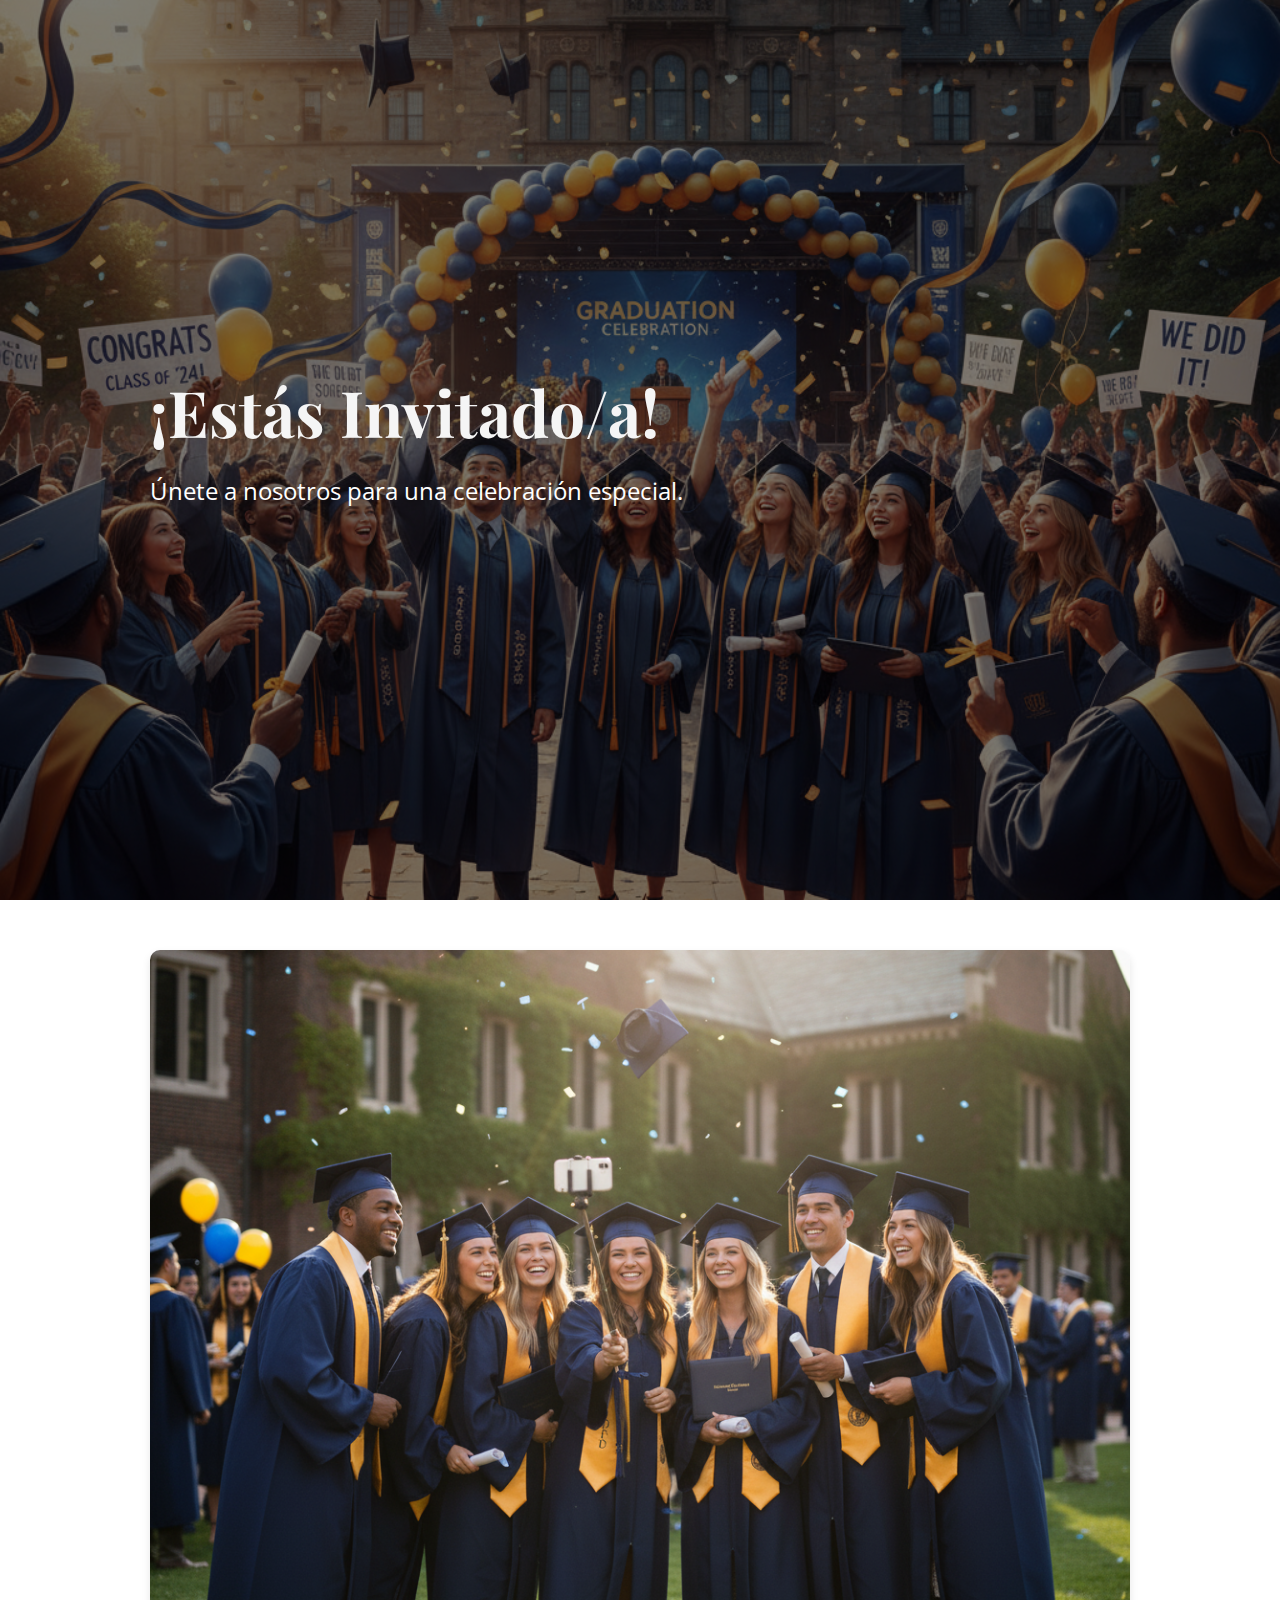
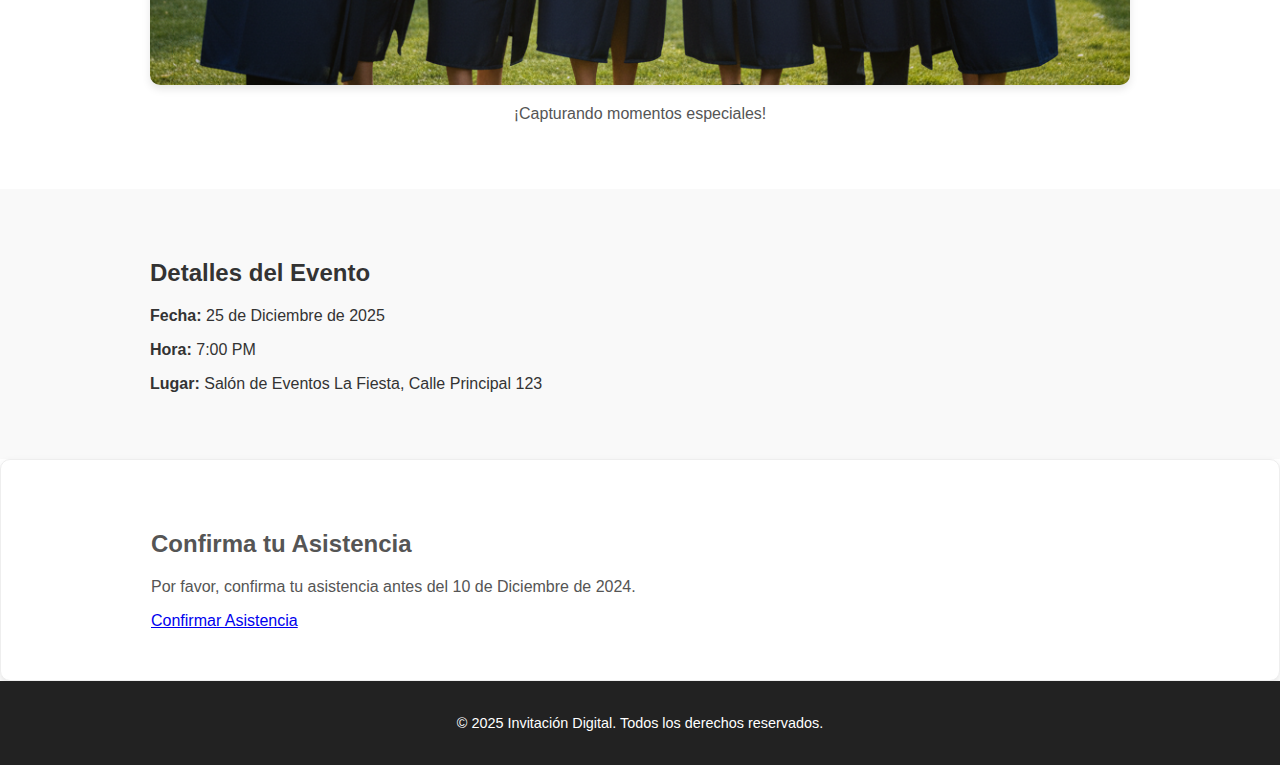
<file: index.html>
<!DOCTYPE html>
<html lang="en">
<head>
    <meta charset="UTF-8">
    <meta name="viewport" content="width=device-width, initial-scale=1.0">
    <link rel="stylesheet" href="styles.css">
    <link rel="preconnect" href="https://fonts.googleapis.com">
    <link rel="preconnect" href="https://fonts.gstatic.com" crossorigin>
    <link href="https://fonts.googleapis.com/css2?family=Open+Sans:ital,wght@0,300..800;1,300..800&family=Playfair+Display:ital,wght@0,400..900;1,400..900&display=swap" rel="stylesheet">
    <title>Invitación Digital</title>
</head>
<body>
    <div class="hero">
        <div class="texto-hero">
            <h1>¡Estás Invitado/a!</h1>
            <p>Únete a nosotros para una celebración especial.</p>
        </div>
    </div>

    <div class="foto-grupal">
        <img src="./img/foto-grupal.png" alt="Foto Grupal">
        <p>¡Capturando momentos especiales!</p>
    </div>

    <div class="detalles-evento">
        <h2>Detalles del Evento</h2>
        <p><strong>Fecha:</strong> 25 de Diciembre de 2025</p>
        <p><strong>Hora:</strong> 7:00 PM</p>
        <p><strong>Lugar:</strong> Salón de Eventos La Fiesta, Calle Principal 123</p>
    </div>

    <div class="confirmacion-asistencia">
        <h2>Confirma tu Asistencia</h2>
        <p>Por favor, confirma tu asistencia antes del 10 de Diciembre de 2024.</p>
        <a href="rsvp.html">Confirmar Asistencia</a>
    </div>

    <footer>
        <p>&copy; 2025 Invitación Digital. Todos los derechos reservados.</p>
    </footer>
</body>
</html>
</file>
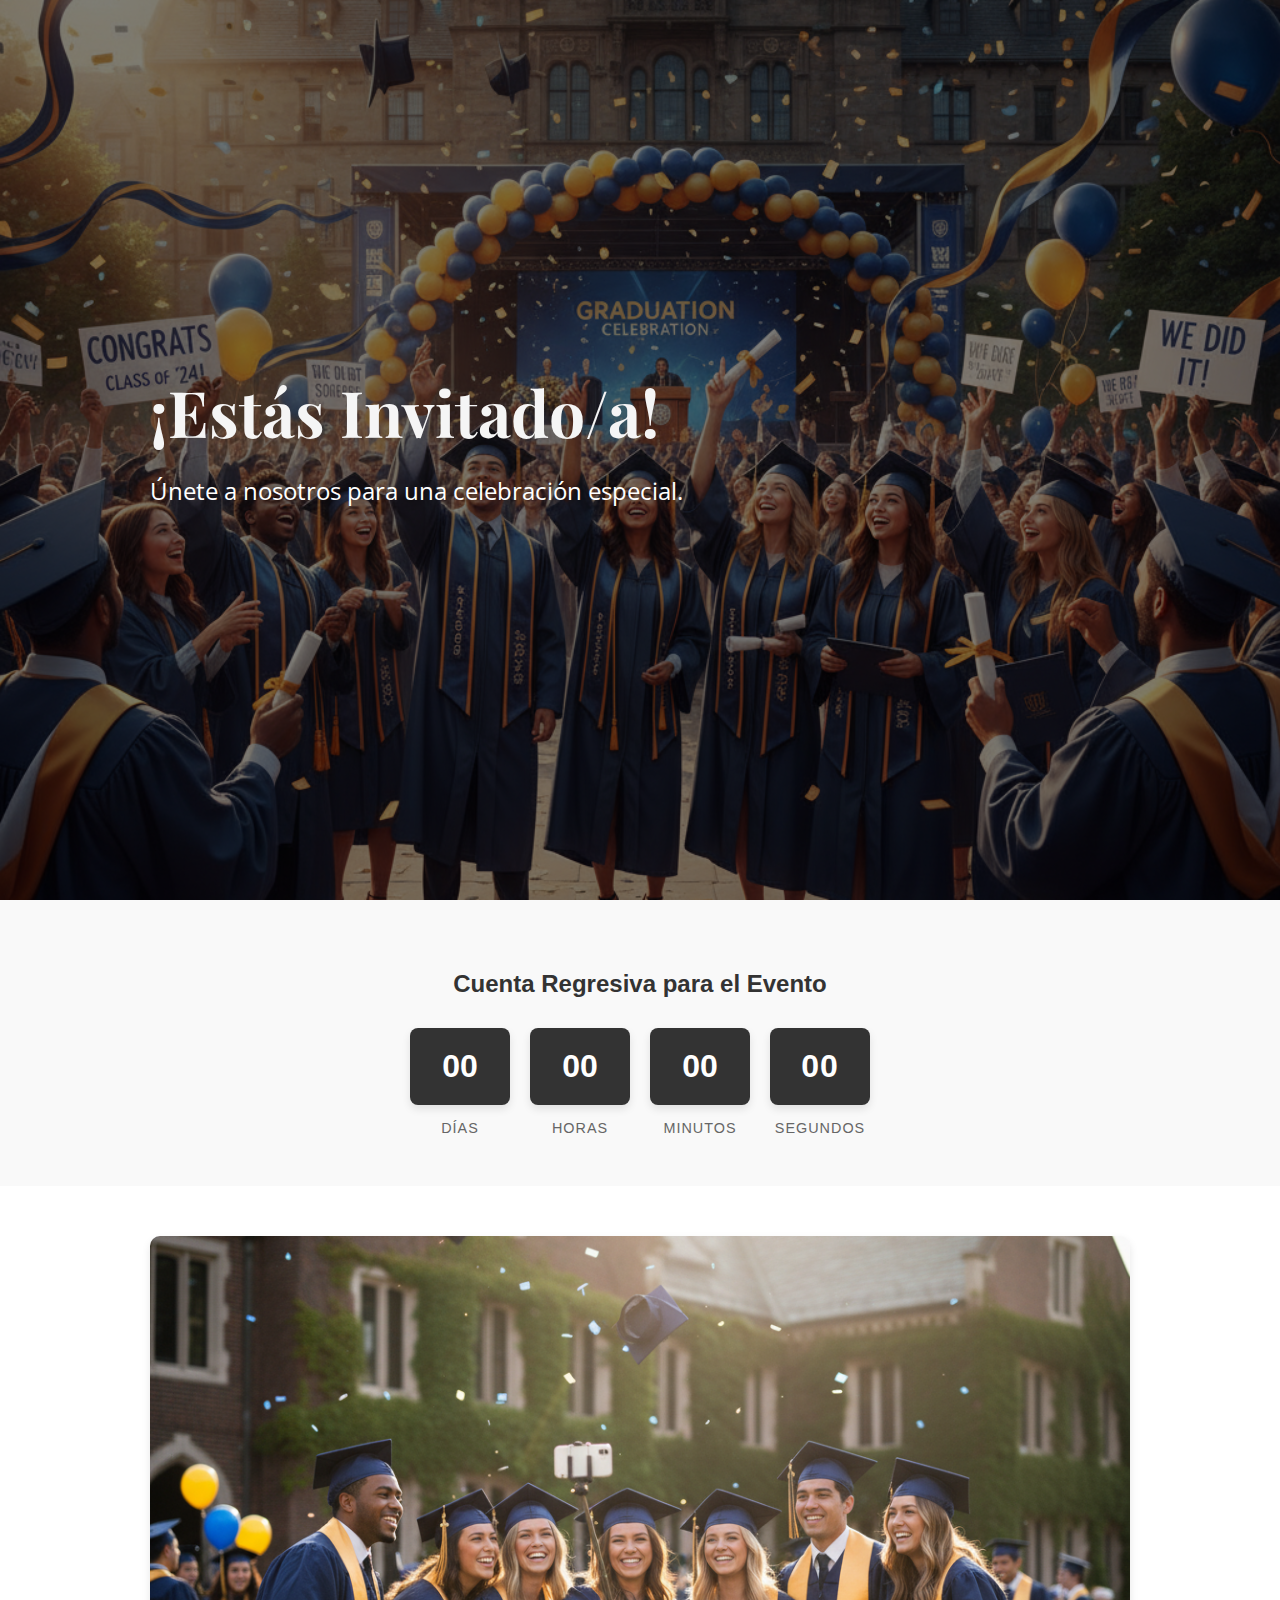
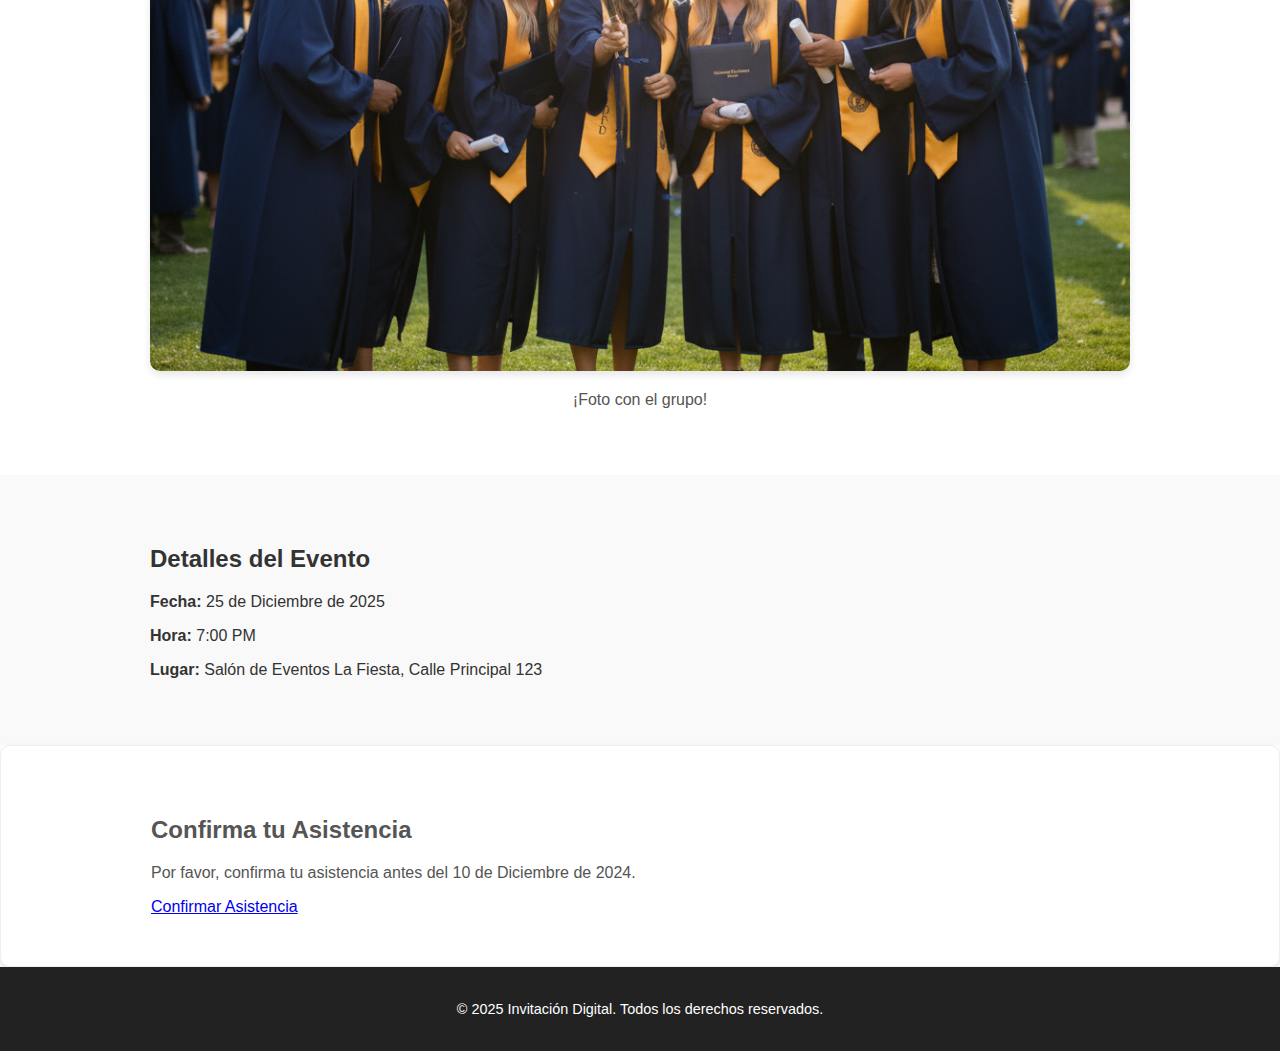
<file: public/index.html>
<!DOCTYPE html>
<html lang="en">
<head>
    <meta charset="UTF-8">
    <meta name="viewport" content="width=device-width, initial-scale=1.0">
    <link rel="stylesheet" href="styles.css">
    <link rel="preconnect" href="https://fonts.googleapis.com">
    <link rel="preconnect" href="https://fonts.gstatic.com" crossorigin>
    <link href="https://fonts.googleapis.com/css2?family=Open+Sans:ital,wght@0,300..800;1,300..800&family=Playfair+Display:ital,wght@0,400..900;1,400..900&display=swap" rel="stylesheet">
    <title>Invitación Digital</title>
</head>
<body>
    <div class="hero">
        <div class="texto-hero">
            <h1>¡Estás Invitado/a!</h1>
            <p>Únete a nosotros para una celebración especial.</p>
        </div>
    </div>

    <div class="cuenta-regresiva">
        <h2>Cuenta Regresiva para el Evento</h2>
        <div id="countdown">
            <div>
                <span id="days">00</span>
                <div>Días</div>
            </div>
            <div>
                <span id="hours">00</span>
                <div>Horas</div>
            </div>
            <div>
                <span id="minutes">00</span>
                <div>Minutos</div>
            </div>
            <div>
                <span id="seconds">00</span>
                <div>Segundos</div>
            </div>
        </div>
    </div>

    <div class="foto-grupal">
        <img src="./img/foto-grupal.png" alt="Foto Grupal">
        <p>¡Foto con el grupo!</p>
    </div>

    <div class="detalles-evento">
        <h2>Detalles del Evento</h2>
        <p><strong>Fecha:</strong> 25 de Diciembre de 2025</p>
        <p><strong>Hora:</strong> 7:00 PM</p>
        <p><strong>Lugar:</strong> Salón de Eventos La Fiesta, Calle Principal 123</p>
    </div>

    <div class="confirmacion-asistencia">
        <h2>Confirma tu Asistencia</h2>
        <p>Por favor, confirma tu asistencia antes del 10 de Diciembre de 2024.</p>
        <a href="rsvp.html">Confirmar Asistencia</a>
    </div>

    <footer>
        <p>&copy; 2025 Invitación Digital. Todos los derechos reservados.</p>
    </footer>

    <script>
        // Configurar la fecha del evento
        const eventDate = new Date("December 25, 2025 19:00:00").getTime();
        const countdownElement = document.getElementById("countdown");
        const daysElement = document.getElementById("days");
        const hoursElement = document.getElementById("hours");
        const minutesElement = document.getElementById("minutes");
        const secondsElement = document.getElementById("seconds");
        // Actualizar la cuenta regresiva cada segundo
        const countdownInterval = setInterval(() => {
            const now = new Date().getTime();
            const distance = eventDate - now;

            // Cálculos de tiempo
            const days = Math.floor(distance / (1000 * 60 * 60 * 24));
            const hours = Math.floor((distance % (1000 * 60 * 60 * 24)) / (1000 * 60 * 60));
            const minutes = Math.floor((distance % (1000 * 60 * 60)) / (1000 * 60));
            const seconds = Math.floor((distance % (1000 * 60)) / 1000);

            // Mostrar los resultados en los elementos correspondientes
            daysElement.innerText = String(days).padStart(2, '0');
            hoursElement.innerText = String(hours).padStart(2, '0');
            minutesElement.innerText = String(minutes).padStart(2, '0');
            secondsElement.innerText = String(seconds).padStart(2, '0');

            // Si la cuenta regresiva termina, mostrar un mensaje
            if (distance < 0) {
                clearInterval(countdownInterval);
                countdownElement.innerHTML = "¡El evento ha comenzado!";
            }
        }, 1000);
    </script>
</body>
</html>
</file>
<file: styles.css>
::-webkit-scrollbar {
    display: none;
}


html, body {
    margin: 0;
    padding: 0;
    box-sizing: border-box;
    font-family: 'Arial', sans-serif;
}

.hero {
    background-image: url('./img/hero.png');
    background-attachment: fixed;
    background-size: cover;
    background-position: center;
    height: 100vh;
    display: flex;
    flex-direction: column;
    justify-content: center;
    align-items: flex-start;
    color: white;
    text-align: center;
    padding: 0 150px;
    background-color: rgba(0, 0, 0, 0.5);
    background-blend-mode: darken;
    z-index: 1;
}

.texto-hero {
    display: inherit;
    flex-direction: inherit;
    align-items: inherit;
    justify-content: inherit;
    position: relative;
}

.hero h1 {
    color: #f5f5f5;
    font-size: 4rem;
    margin: 0;
    font-family: 'Playfair Display', serif;
}

.hero p {
    font-size: 1.5rem;
    margin-top: 20px;
    font-family: 'Open Sans', sans-serif;
}

.foto-grupal {
    padding: 50px 150px;
    text-align: center;
    background-color: #fff;
    color: #555;
    height: auto;
}

.foto-grupal img {
    max-width: 100%;
    height: auto;
    border-radius: 10px;
    box-shadow: 0 4px 8px rgba(0, 0, 0, 0.1);
}

.detalles-evento {
    padding: 50px 150px;
    background-color: #f9f9f9;
    color: #333;
}

.confirmacion-asistencia {
    padding: 50px 150px;
    background-color: #fff;
    color: #555;
    border: 1px solid #eee;
    border-radius: 10px;
    box-shadow: 0 4px 8px rgba(0, 0, 0, 0.1);
}

footer {
    text-align: center;
    padding: 20px;
    background-color: #222;
    color: #fff;
    font-size: 0.9rem;
}


@media (max-width: 768px) {
    .hero {
        padding: 0 40px;
    }

    .hero h1 {
        font-size: 2.5rem;
    }

    .hero p {
        font-size: 1rem;
    }

    .foto-grupal, .detalles-evento, .confirmacion-asistencia {
        padding: 30px 40px;
    }
}

@media (max-width: 480px) {
    .hero {
        padding: 20px;
    }

    .hero h1 {
        font-size: 2rem;
    }

    .hero p {
        font-size: 0.9rem;
    }
}
</file>
<file: public/styles.css>
::-webkit-scrollbar {
    display: none;
}


html, body {
    margin: 0;
    padding: 0;
    box-sizing: border-box;
    font-family: 'Arial', sans-serif;
}

.hero {
    background-image: url('./img/hero.png');
    background-attachment: fixed;
    background-size: cover;
    background-position: center;
    height: 100vh;
    display: flex;
    flex-direction: column;
    justify-content: center;
    align-items: flex-start;
    color: white;
    text-align: center;
    padding: 0 150px;
    background-color: rgba(0, 0, 0, 0.5);
    background-blend-mode: darken;
    z-index: 1;
}

.texto-hero {
    display: inherit;
    flex-direction: inherit;
    align-items: inherit;
    justify-content: inherit;
}

.hero h1 {
    color: #f5f5f5;
    font-size: 4rem;
    margin: 0;
    font-family: 'Playfair Display', serif;
}

.hero p {
    font-size: 1.5rem;
    margin-top: 20px;
    font-family: 'Open Sans', sans-serif;
}

.cuenta-regresiva {
    padding: 50px 150px;
    text-align: center;
    background-color: #f9f9f9;
    color: #333;
}

#countdown {
    display: flex;
    flex-wrap: wrap;
    justify-content: center;
    gap: 20px;
    margin-top: 30px;
}

#countdown span {
    display: inline-block;
    background-color: #333;
    color: white;
    padding: 20px;
    border-radius: 8px;
    min-width: 60px;
    font-size: 2rem;
    font-weight: bold;
    box-shadow: 0 4px 8px rgba(0,0,0,0.1);
}

#countdown > div {
    display: flex;
    flex-direction: column;
    align-items: center;
    gap: 10px;
}

#countdown div span {
    margin-bottom: 5px;
}

#countdown div:last-child {
    font-size: 0.9rem;
    color: #666;
    text-transform: uppercase;
    letter-spacing: 1px;
}

.foto-grupal {
    padding: 50px 150px;
    text-align: center;
    background-color: #fff;
    color: #555;
    height: auto;
}

.foto-grupal img {
    max-width: 100%;
    height: auto;
    border-radius: 10px;
    box-shadow: 0 4px 8px rgba(0, 0, 0, 0.1);
}

.detalles-evento {
    padding: 50px 150px;
    background-color: #f9f9f9;
    color: #333;
}

.confirmacion-asistencia {
    padding: 50px 150px;
    background-color: #fff;
    color: #555;
    border: 1px solid #eee;
    border-radius: 10px;
    box-shadow: 0 4px 8px rgba(0, 0, 0, 0.1);
}

footer {
    text-align: center;
    padding: 20px;
    background-color: #222;
    color: #fff;
    font-size: 0.9rem;
}


@media (max-width: 768px) {
    .hero {
        padding: 0 40px;
    }

    .hero h1 {
        font-size: 2.5rem;
    }

    .hero p {
        font-size: 1rem;
    }

    .cuenta-regresiva {
        padding: 30px 40px;
    }

    .cuenta-regresiva h2 {
        font-size: 1.5rem;
        text-align: center;
    }

    .foto-grupal, .detalles-evento, .confirmacion-asistencia {
        padding: 30px 40px;
    }
}

@media (max-width: 480px) {
    .hero {
        padding: 20px;
    }

    .hero h1 {
        font-size: 2rem;
    }

    .hero p {
        font-size: 0.8rem;
    }
}
</file>
